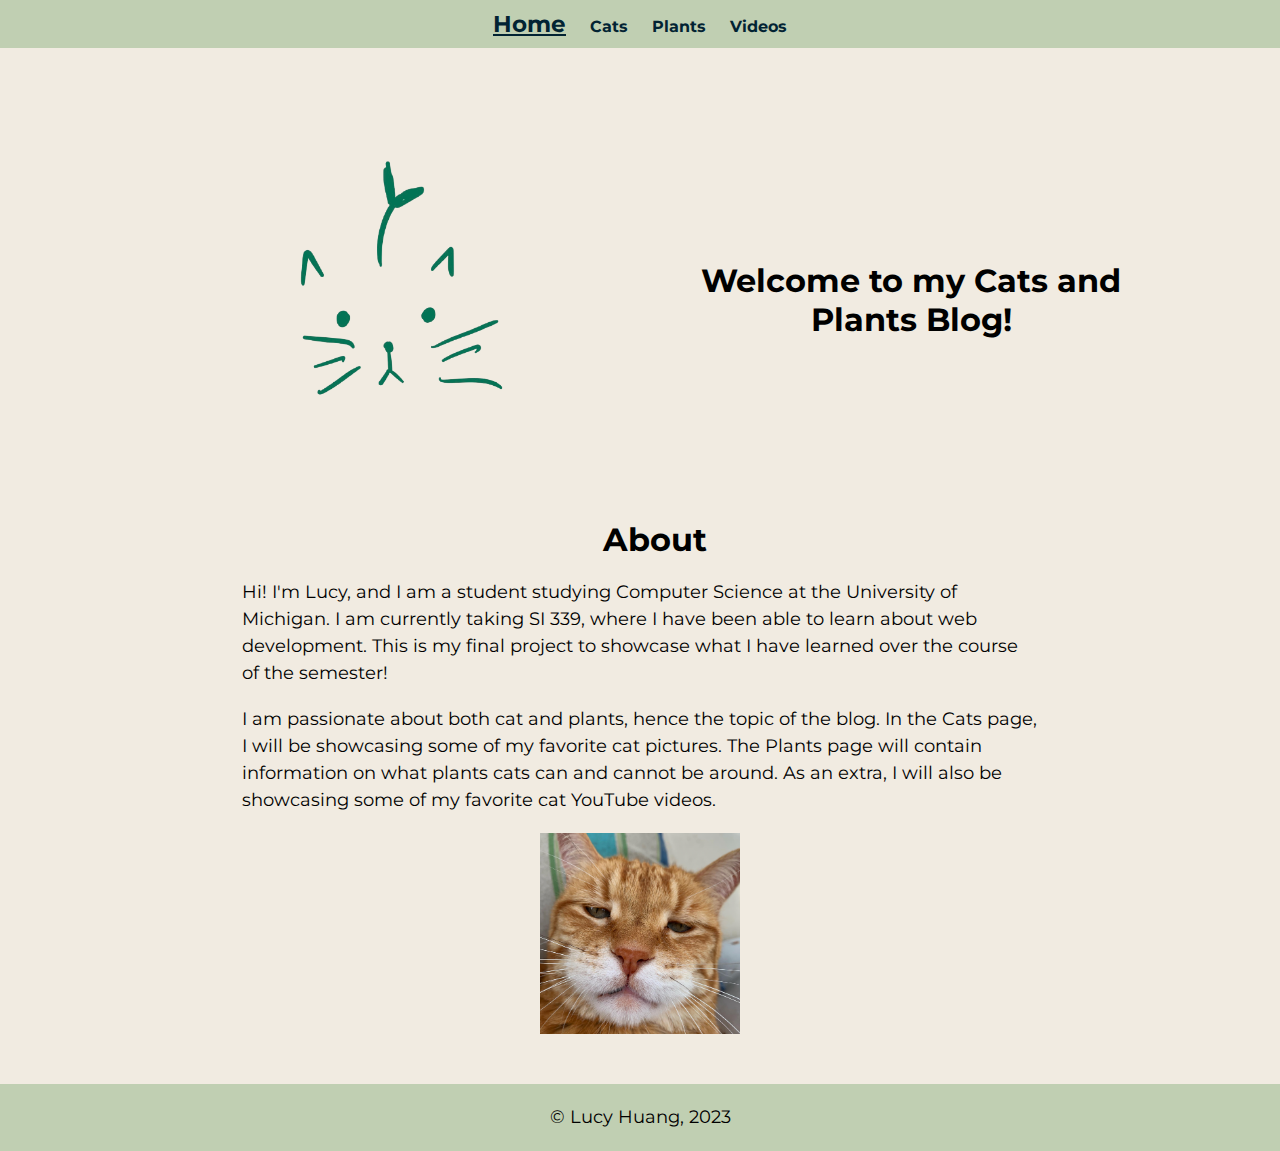
<file: index.html>
<!DOCTYPE html>
<html lang="en">
<head>
    <meta charset="UTF-8">
    <meta http-equiv="X-UA-Compatible" content="IE=edge">
    <meta name="viewport" content="width=device-width, initial-scale=1.0">
    <link rel="stylesheet" type="text/css" href="css/html5reset.css">
    <link rel="stylesheet" type="text/css" href="css/style.css">
    <link href="https://fonts.googleapis.com/css2?family=Montserrat:wght@300;600&display=swap" rel="stylesheet">
    <link rel="icon" type="image/x-icon" href="images/favicon.ico">
    <link rel="stylesheet" href="https://cdnjs.cloudflare.com/ajax/libs/animate.css/4.1.1/animate.min.css"/>
    <title>Cats and Plants Blog</title>
</head>
<body>
    <header>
        <a class="skip" href="#main">Skip To Main Content</a>
        <nav>
            <ul>
                <li class = "active"><a href = "index.html">Home</a></li>
                <li><a href = "cats.html">Cats</a> </li>
                <li><a href = "plants.html">Plants</a></li>
                <li><a href = "videos.html">Videos</a></li>
            </ul>
        </nav>
    </header>

    <main id="main">
      <div class="intro">
        <img class="animate__animated animate__bounce" src="images/logo1.png" class="intro-logo" width = "300" alt="cat website logo">
        <div class="intro-header"><h1>Welcome to my Cats and Plants Blog!</h1></div>
      </div>
    
      <div class="about">
        <h1>About</h1>
        <p>Hi! I'm Lucy, and I am a student studying Computer Science at the University of Michigan. I am currently taking SI 339, where I have been able to learn about web development. This is my final project to showcase what I have learned over the course of the semester!</p>
        <br>
        <p>I am passionate about both cat and plants, hence the topic of the blog. In the Cats page, I will be showcasing some of my favorite cat pictures. The Plants page will contain information on what plants cats can and cannot be around. As an extra, I will also be showcasing some of my favorite cat YouTube videos.</p>
        <br>
        <img src="images/cats/orangecat.png"  tabindex= 0 width = "200" alt="orange cat">
      </div>
    </main>
</body>
<footer>
    <p> &copy; Lucy Huang, 2023</p>
</footer>
</html>
</file>
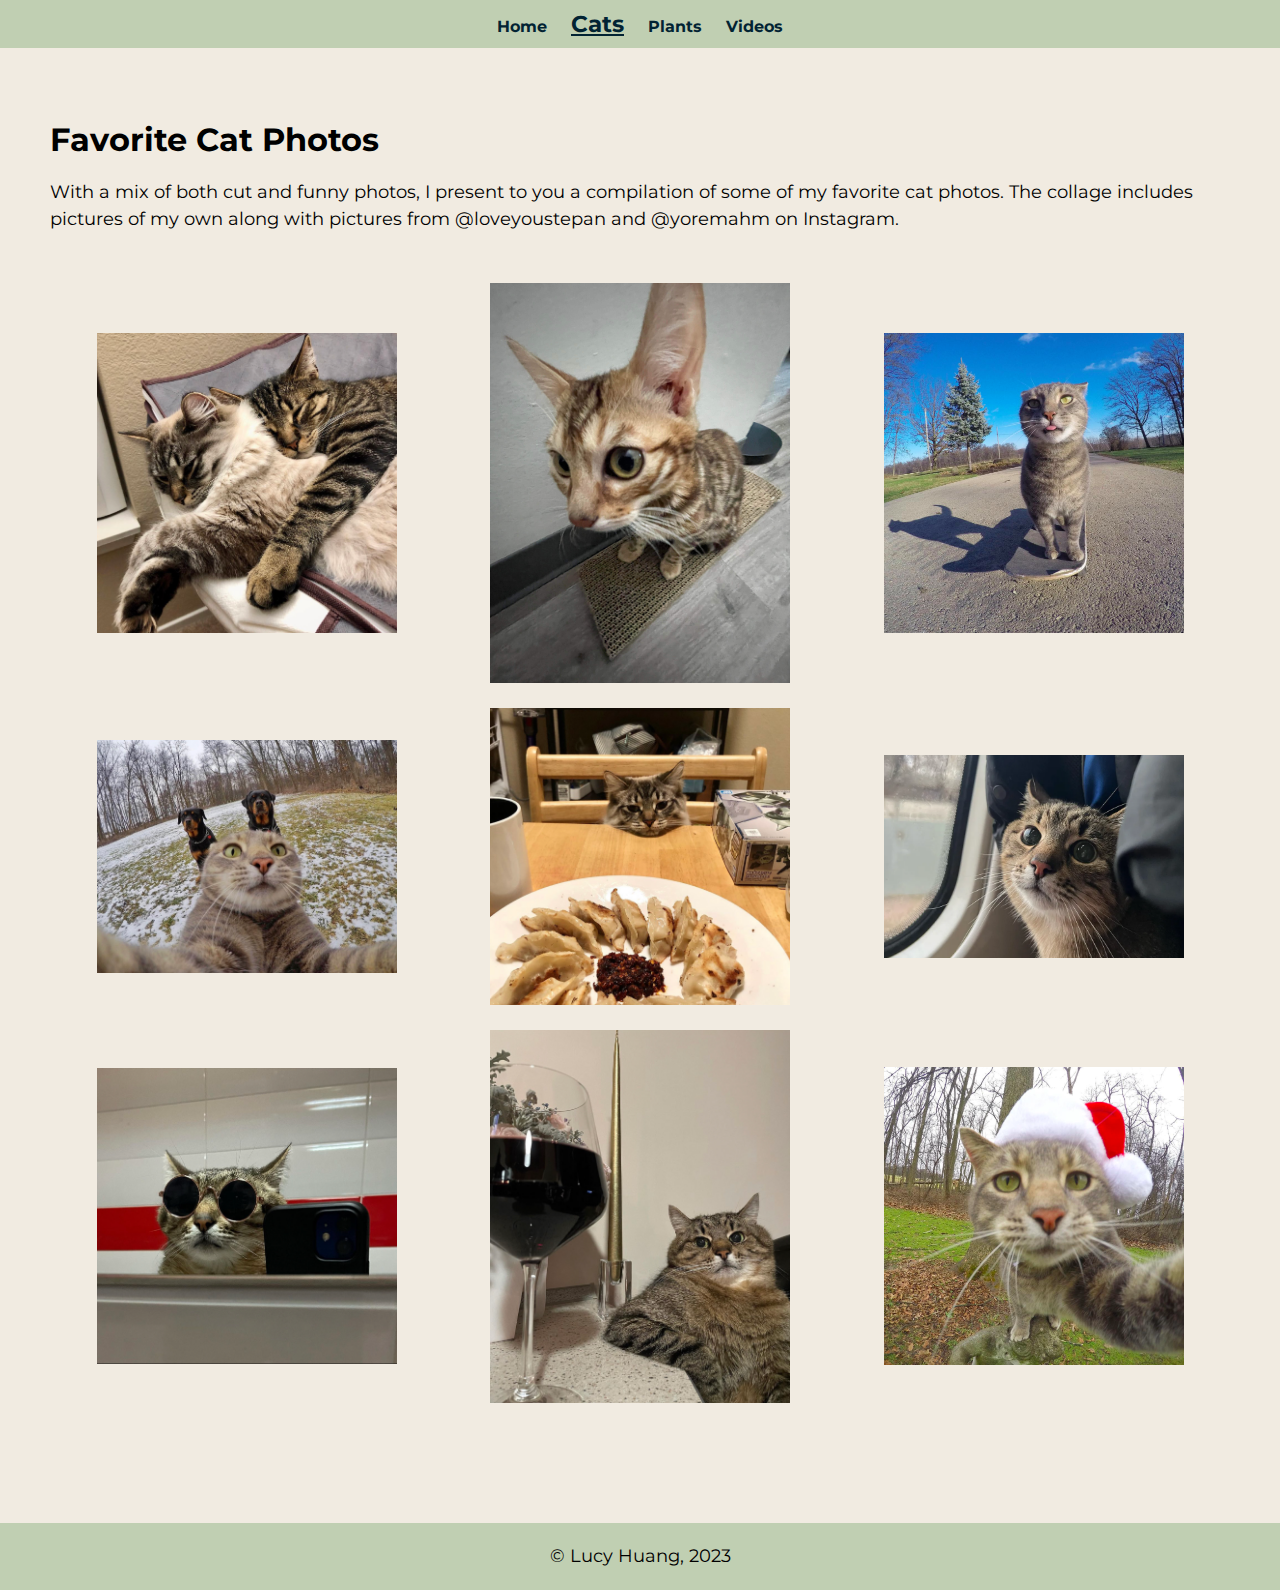
<file: cats.html>
<!DOCTYPE html>
<html lang="en">
<head>
    <meta charset="UTF-8">
    <meta http-equiv="X-UA-Compatible" content="IE=edge">
    <meta name="viewport" content="width=device-width, initial-scale=1.0">
    <link rel="stylesheet" type="text/css" href="css/html5reset.css">
    <link rel="stylesheet" type="text/css" href="css/style.css">
    <link href="https://fonts.googleapis.com/css2?family=Montserrat:wght@300;600&display=swap" rel="stylesheet">
    <link rel="icon" type="image/x-icon" href="images/favicon.ico">
    <title>Cats and Plants Blog</title>
</head>
<body>
    <header>
        <a class="skip" href="#main">Skip To Main Content</a>
        <nav>
            <ul>
                <li><a href = "index.html">Home</a></li>
                <li class = "active"><a href = "cats.html">Cats</a> </li>
                <li><a href = "plants.html">Plants</a></li>
                <li><a href = "videos.html">Videos</a></li>
            </ul>
        </nav>
    </header>

    <main class="main" id="main">
        <h1>Favorite Cat Photos</h1>
        <p>With a mix of both cut and funny photos, I present to you a compilation of some of my favorite cat photos. The collage includes pictures of my own along with pictures from @loveyoustepan and @yoremahm on Instagram.</p>
        <div class="cat-gallery">
            <img src="images/cats/cuddle.jpg" width = "300" alt="cats cuddling" tabindex="0">
            <img src="images/cats/orion.jpg"  width = "300" alt="cat ear close up" tabindex="0">
            <img src="images/cats/skateboard.jpg" width = "300" alt="cat on skateboard" tabindex="0">
            <img src="images/cats/dogs.jpg" width = "300" alt="cat selfie with dogs" tabindex="0">
            <img src="images/cats/dumpling.jpg" width = "300" alt="cat sitting by dumplings" tabindex="0">                
            <img src="images/cats/stepan.jpg" width = "300" alt="cat" tabindex="0">
            <img src="images/cats/sunglasses.jpg" width = "300" alt="cat wearing sunglasses mirror selfie" tabindex="0">
            <img src="images/cats/wine.jpg" width = "300" alt="cat wearing santa hat" tabindex="0">
            <img src="images/cats/santa.jpg" width = "300" alt="cat sitting by giant wine glass" tabindex="0">
        </div>
    </main>
</body>
<footer>
    <p> &copy; Lucy Huang, 2023</p>
</footer>
</html>
</file>
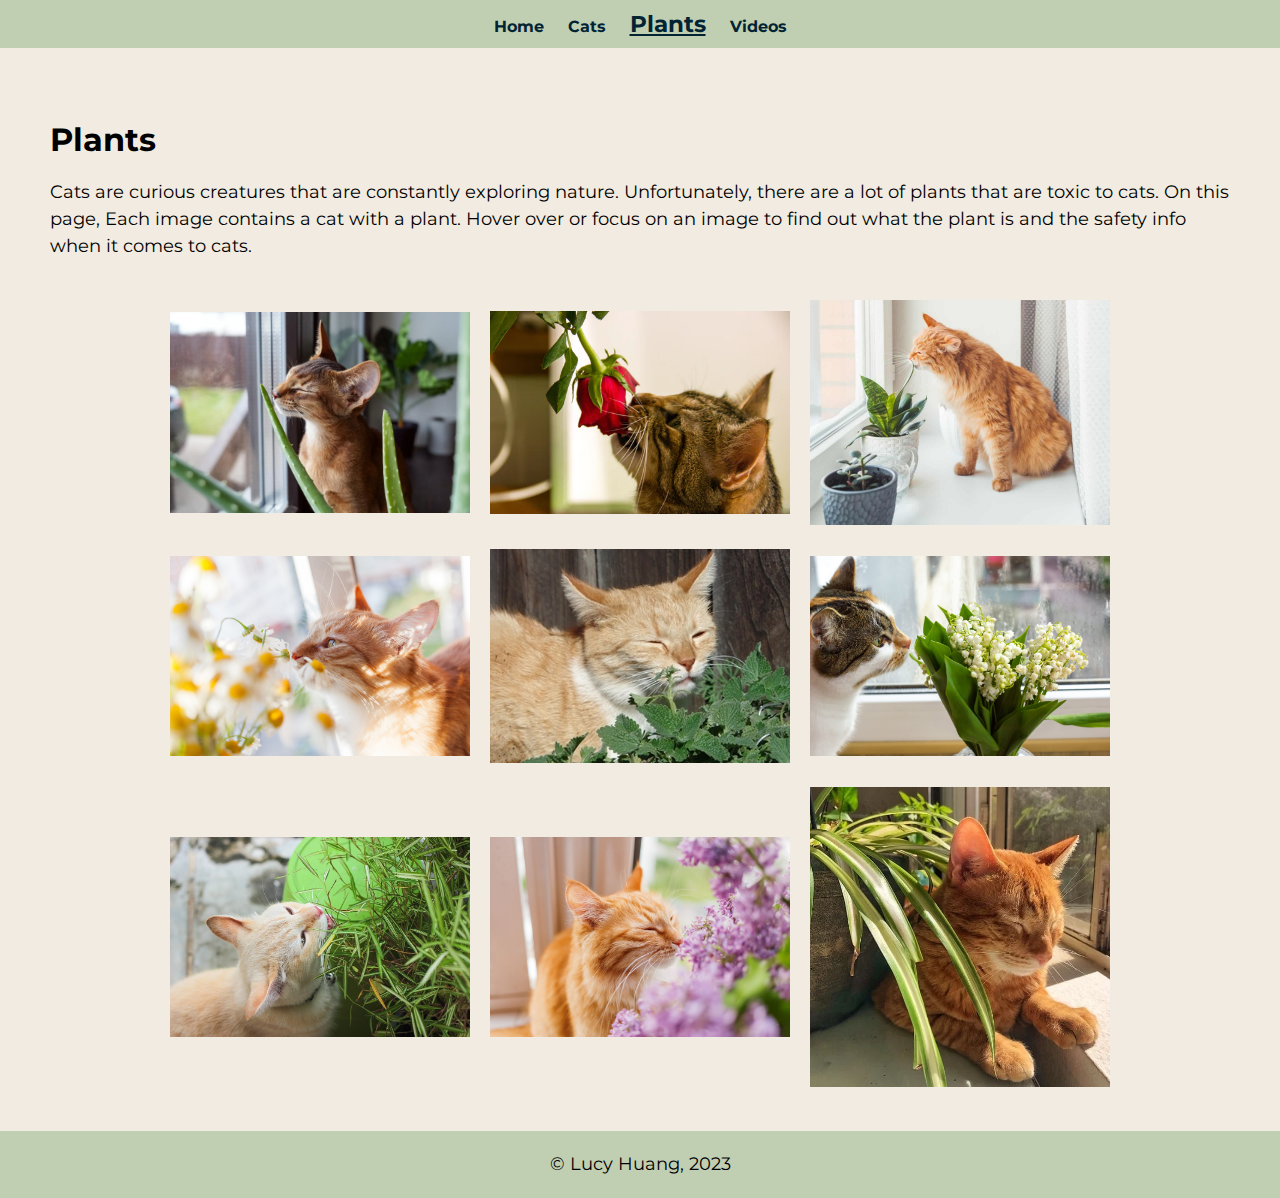
<file: plants.html>
<!DOCTYPE html>
<html lang="en">
<head>
    <meta charset="UTF-8">
    <meta http-equiv="X-UA-Compatible" content="IE=edge">
    <meta name="viewport" content="width=device-width, initial-scale=1.0">
    <link rel="stylesheet" type="text/css" href="css/html5reset.css">
    <link rel="stylesheet" type="text/css" href="css/style.css">
    <link href="https://fonts.googleapis.com/css2?family=Montserrat:wght@300;600&display=swap" rel="stylesheet">
    <link rel="icon" type="image/x-icon" href="images/favicon.ico">
    <title>Cats and Plants Blog</title>
</head>
<body>
    <header>
        <a class="skip" href="#main">Skip To Main Content</a>
        <nav>
            <ul>
                <li><a href = "index.html">Home</a></li>
                <li><a href = "cats.html">Cats</a> </li>
                <li class = "active"><a href = "plants.html">Plants</a></li>
                <li><a href = "videos.html">Videos</a></li>
            </ul>
        </nav>
    </header>

    <main id="main">
      <h1>Plants</h1>
      <p>Cats are curious creatures that are constantly exploring nature. Unfortunately, there are a lot of plants that are toxic to cats. On this page, Each image contains a cat with a plant. Hover over or focus on an image to find out what the plant is and the safety info when it comes to cats.</p>
      <p></p>
        <div class="plant-gallery">
            <div class="image-container" tabindex="0">
                <img src="images/plants/succulent.jpg" width = "300" alt="cat with succulent">
                <div class="image-caption">
                    <h2>Succulents</h2>
                    <a href = "https://www.thedodo.com/dodowell/are-succulents-poisonous-to-cats">View safety info on "Succulents"</a>
                </div>
            </div>
    
                <div class="image-container" tabindex="0">
                    <img src="images/plants/rose.jpg"  width = "300" alt="cat with rose">
                  <div class="image-caption">
                    <h3>Roses</h3>
                    <a href = "https://www.thedodo.com/dodowell/are-roses-toxic-to-cats">View safety info on "Roses"</a>
                  </div>
                </div>
            
                <div class="image-container" tabindex="0">
                    <img src="images/plants/aloe.jpg" width = "300" alt="cat with aloe">
                  <div class="image-caption">
                    <h3>Aloe</h3>
                    <a href = "https://plantsforcats.com/en/article/is-aloe-vera-safe-for-cats-15913152">View safety info on "Aloe"</a>
                  </div>
                </div>

                <div class="image-container" tabindex="0">
                    <img src="images/plants/lilies.jpg" width = "300" alt="cat with lilies">
                  <div class="image-caption">
                    <h3>Lilies</h3>
                    <a href = "https://www.fda.gov/animal-veterinary/animal-health-literacy/lovely-lilies-and-curious-cats-dangerous-combination#:~:text=While%20their%20flowers%20are%20lovely,the%20water%20in%20a%20vase.">View safety info on "Lilies"</a>
                  </div>
                </div>

                <div class="image-container" tabindex="0">
                    <img src="images/plants/catnip.jpg" width = "300" alt="cat with catnip">
                  <div class="image-caption">
                    <h3>Catnip</h3>
                    <a href = "https://www.thedodo.com/dodowell/can-cats-eat-catnip">View safety info on "Catnip"</a>
                  </div>
                </div>

                <div class="image-container" tabindex="0">
                    <img src="images/plants/daisy.jpg" width = "300" alt="cat with daisy">
                  <div class="image-caption">
                    <h3>Daisies</h3>
                    <a href = "https://www.dailypaws.com/cats-kittens/health-care/cat-poisoning-toxins/are-daisies-poisonous-to-cats">View safety info on "Daisies"</a>
                  </div>
                </div>

                <div class="image-container" tabindex="0">
                    <img src="images/plants/spiderplant.jpg" width = "300" alt="cat with spiderplant">
                  <div class="image-caption">
                    <h3>Spider Plant</h3>
                    <a href = "https://gardenerspath.com/plants/houseplants/spider-plants-toxic/#:~:text=Unlike%20peace%20lilies%20and%20pothos,to%20both%20cats%20and%20dogs.">View safety info on "Spider Plants"</a>
                  </div>
                </div>

                <div class="image-container" tabindex="0">
                    <img src="images/plants/lilacs.jpg" width = "300" alt="cat with lilacs">
                  <div class="image-caption">
                    <h3>Lilacs</h3>
                    <a href = "https://www.dailypaws.com/cats-kittens/health-care/cat-poisoning-toxins/are-lilacs-poisonous-to-cats">View safety info on "Lilacs"</a>
                  </div>
                </div>

                <div class="image-container" tabindex="0">
                    <img src="images/plants/bamboo.jpg" width = "300" alt="cat with bamboo">
                  <div class="image-caption">
                    <h3>Bamboo</h3>
                    <a href = "https://www.backyardgardenlover.com/are-bamboo-plants-poisonous-to-cats/">View safety info on "Bamboo"</a>
                  </div>
                </div>
        </div>
    </main>
</body>
<footer>
    <p> &copy; Lucy Huang, 2023</p>
</footer>
</html>
</file>
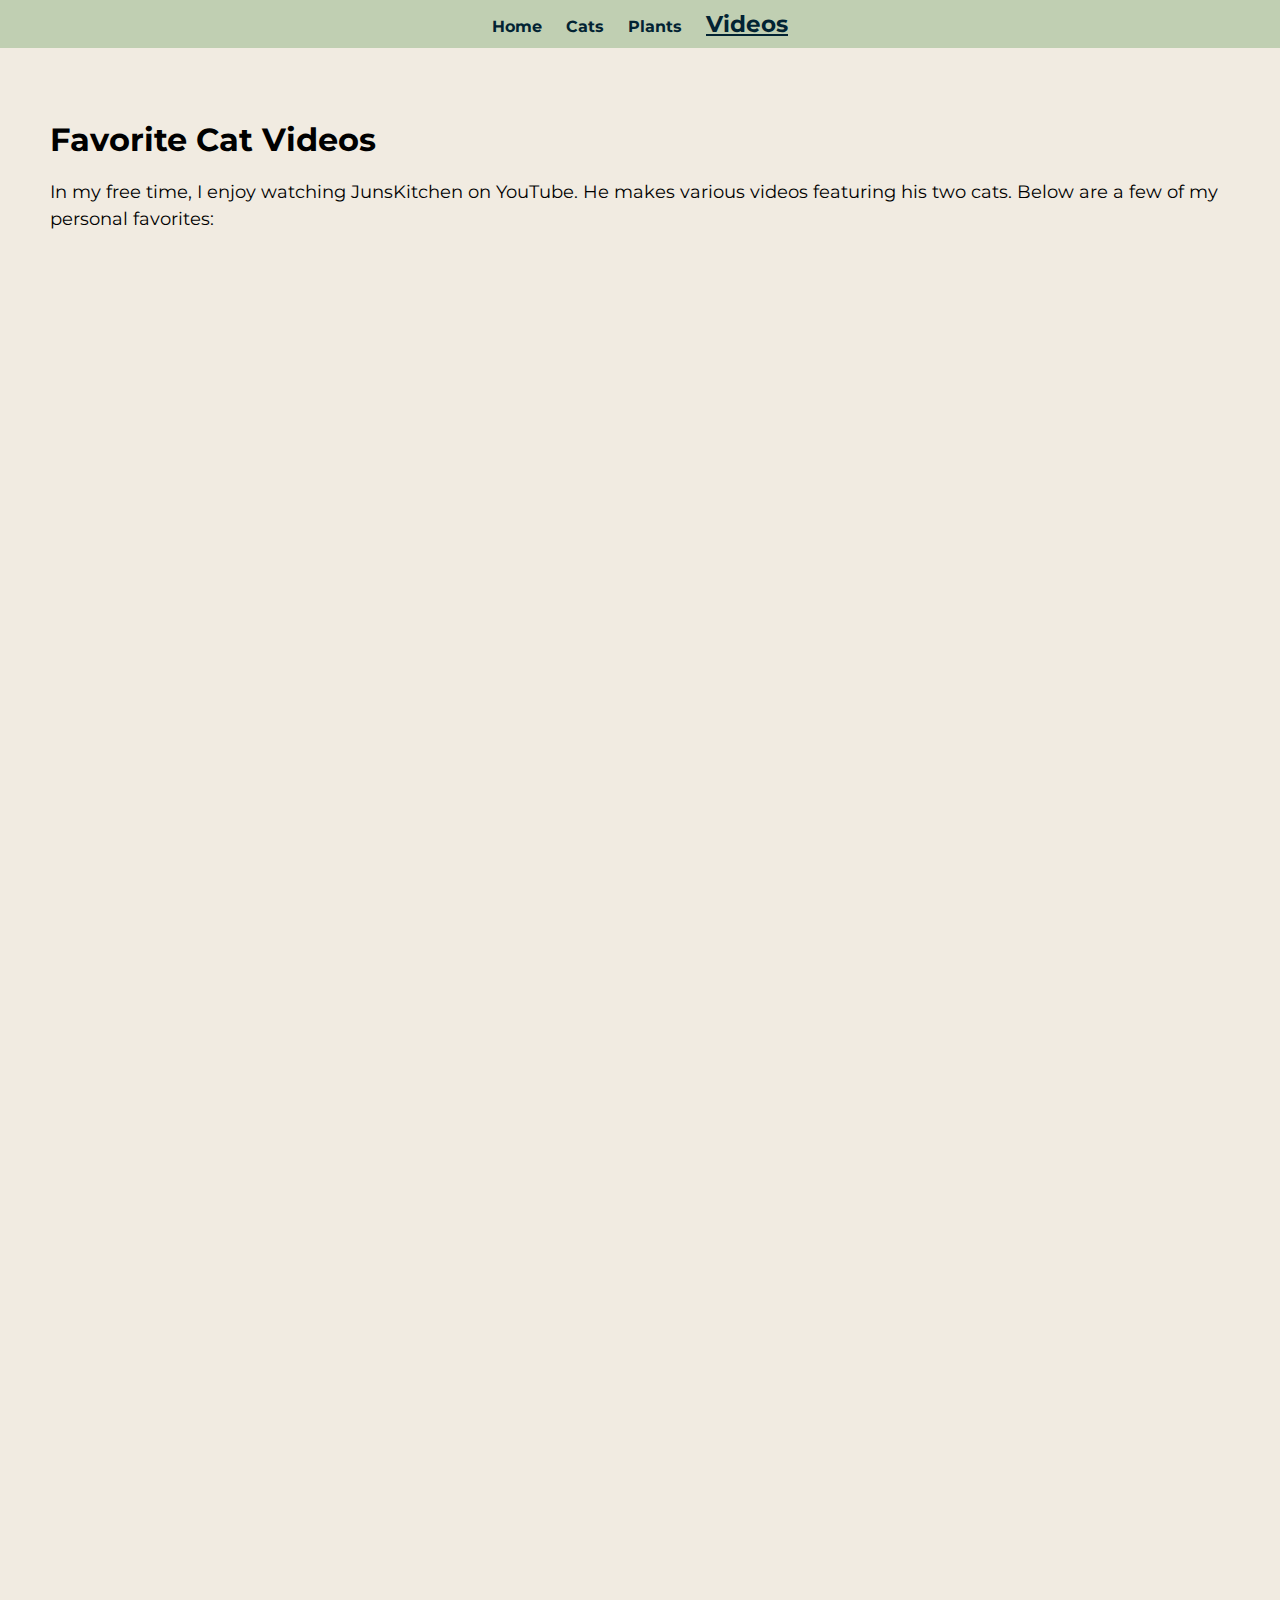
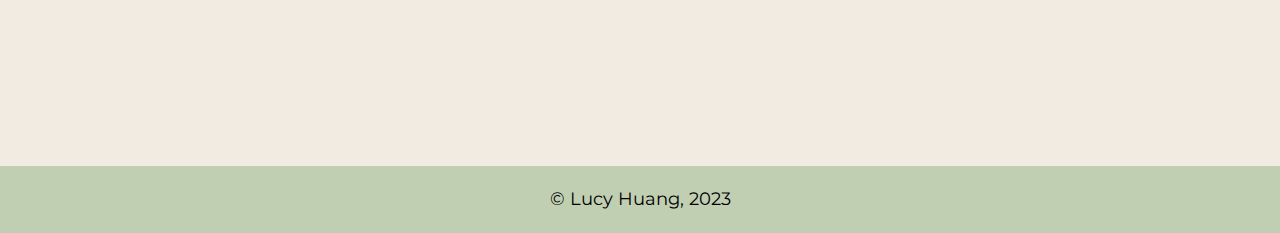
<file: videos.html>
<!DOCTYPE html>
<html lang="en">
<head>
    <meta charset="UTF-8">
    <meta http-equiv="X-UA-Compatible" content="IE=edge">
    <meta name="viewport" content="width=device-width, initial-scale=1.0">
    <link rel="stylesheet" type="text/css" href="css/html5reset.css">
    <link rel="stylesheet" type="text/css" href="css/style.css">
    <link href="https://fonts.googleapis.com/css2?family=Montserrat:wght@300;600&display=swap" rel="stylesheet">
    <link rel="icon" type="image/x-icon" href="images/favicon.ico">
    <title>Cats and Plants Blog</title>
</head>
<body>
    <header>
        <a class="skip" href="#main">Skip To Main Content</a>
        <nav>
            <ul>
                <li><a href = "index.html">Home</a></li>
                <li><a href = "cats.html">Cats</a> </li>
                <li><a href = "plants.html">Plants</a></li>
                <li class = "active"><a href = "videos.html">Videos</a></li>
            </ul>
        </nav>
    </header>
    <main id="main">
        <div class="fav-videos">
            <h1>Favorite Cat Videos</h1>
            <p>In my free time, I enjoy watching JunsKitchen on YouTube. He makes various videos featuring his two cats. Below are a few of my personal favorites:</p>
            <br>
            <div class="video-list">
                <div class="video">
                    <iframe width="400" height="225" src="https://www.youtube.com/embed/WaT_rLGuUr8" title="YouTube video player" frameborder="0" allowfullscreen></iframe>
                </div> 
            </div>

            <div class="video-list">
                <div class="video">
                    <iframe width="400" height="225" src="https://www.youtube.com/embed/FSVTrUIvH8w" title="YouTube video player" frameborder="0" allowfullscreen></iframe>
                </div> 
            </div>

            <div class="video-list">
                <div class="video">
                    <iframe width="400" height="225" src="https://www.youtube.com/embed/Hgiu9cqph5Y" title="YouTube video player" frameborder="0" allowfullscreen></iframe>
                </div> 
            </div>

            <div class="video-list">
                <div class="video">
                    <iframe width="400" height="225" src="https://www.youtube.com/embed/5530I_pYjbo" title="YouTube video player" frameborder="0" allowfullscreen></iframe>
                </div> 
            </div>

            <div class="video-list">
                <div class="video">
                    <iframe width="400" height="225" src="https://www.youtube.com/embed/8ATmh9nSJKE" title="YouTube video player" frameborder="0" allowfullscreen></iframe>
                </div> 
            </div>

            <div class="video-list">
                <div class="video">
                    <iframe width="400" height="225" src="https://www.youtube.com/embed/aOWkVdU4NH0" title="YouTube video player" frameborder="0" allowfullscreen></iframe>
                </div> 
            </div>        
        </div>
    </main>
</body>
<footer>
    <p> &copy; Lucy Huang, 2023</p>
</footer>
</html>
</file>
<file: css/style.css>
* {
    font-family: 'Montserrat', Helvetica, sans-serif
}

html {
    scroll-behavior: smooth;
}

/* general styling */
h1 {
    font-size: 32px;
    padding: 20px;
    padding-left: 50px;
    font-weight: bolder;
}
  
h2 {
    font-size: 25px;
    padding-left: 50px;
    font-weight: bolder;
}

h3 {
    font-size: 23px;
    padding-left: 50px;
    font-weight: bold;
}
  
p {
    line-height: 1.5;
    font-size: 18px;
    padding-left: 50px;
    padding-right: 50px;
    align-self: center;
}

body {
    background-color: #f1ebe1;
}

/* header */
header nav {
    display: flex;
    flex-direction: column;
    align-items: center;
    justify-content: space-between;
    padding: 10px 20px;
    background-color: #c0cfb2;
    margin-bottom: 50px;
    position: fixed;
    top: 0px;
    right: 0px;
    left: 0px;
    width: 100%;
    z-index: 1;
}

header nav li {
    display: inline;
    padding: 10px;
}

header nav li a {
    color:#022333;
    font-size: 16px;
    font-weight: bold;
    text-decoration: none;
}

header nav li a:focus, header nav li a:hover{
    font-size: 23px;
    font-weight: bolder;
}

.active a{
    font-size: 23px;
    font-weight: bolder;
    text-decoration: underline;
}

main {
    margin-top: 175px;
}

/* footer */
footer {
    background-color: #c0cfb2;
    text-align: center;
    padding-top: 20px;
    padding-bottom: 20px;
}
/* skip to main */
a.skip{
    background: white;
    left: 0;
    padding: 6px;
    position: absolute;
    top: -40px;
    -webkit-transition: top 1s ease-out;
    transition: top 1s ease-out;
    z-index: 2;
}
  
a.skip:focus{
    top:0px;
    color: black;
    text-decoration-style: solid;
    border: dotted 2px black;
}

/* grid */
.cat-gallery {
    display: grid;
    grid-template-columns: 80%;
    justify-content: center;
    justify-items: center;
    align-items: center;
    align-content: center;
    margin-bottom: 25px;
    padding: 50px 50px;
    gap: 20px;
}

.intro {
    display: grid;
    grid-template-columns: 90%;
    justify-content: center;
    justify-items: center;
    align-items: center;
    align-content: center;
    padding-top: 50px;
}

.intro .intro-header {
    align-self: center;
    text-align: center;
}

.about {
    display: grid;
    grid-template-columns: 70%;
    justify-content: center;
    justify-items:center;
    align-items: center;
    align-content: center;
    margin-top: 50px;
    margin-bottom: 50px;
    background-color: #f1ebe1
}


/* flex */
.plant-gallery {
    display: flex;
    flex-direction: row;
    flex-wrap: wrap;
    align-content: center;
    justify-content: center;
    align-items: center;
    margin: 40px;
    gap: 20px;
}

.video-list {
    display:flex;
    flex-wrap: wrap;
    justify-content: center;
    align-content: center;
    margin: 20px;
    gap: 20px;
}

/* hover caption */
.image-container {
    position: relative;
}

.image-container div {
    position: absolute;
    bottom: 0;
    right: 0;
    width: 100%;
    background-color: #c0cfb2;
    color: black;
    opacity: 0;
    transition: 0.5s ease;
}

.image-container:focus div {
    opacity: 1;
    padding: 20px;
}

.image-container:hover div {
    opacity: 1;
    padding: 20px
}

.image-container h3, .image-container a {
    color: black;
    padding-left: 0;
}

/* hover link */
.image-container .image-caption a:hover {
    font-style: italic;
    font-weight: 550;
}

/* hover image */
.cat-gallery img:hover, .cat-gallery img:focus, .about img:hover, .about img:focus {
    border-radius: 12px;
    border: #7a9f79 dashed 12px;
}


/* tablet */
@media screen and (min-width: 600px) {
    main {
        margin-top: 100px;
    }
    
    /* grid */
    .cat-gallery {
        grid-template-columns: 40% 40%;
        margin-bottom: 70px;
    }

    .cat-gallery img:last-child {
        grid-column: 1 / -1;
    }

    .intro {
        grid-template-columns: 40% 40%;
    }

    /* flex */
    .plant-gallery {
        flex-direction: row-reverse;
        flex-wrap: wrap-reverse;
    }

}

/* larger screen */
@media screen and (min-width: 1000px) {
    /* grid */
    .cat-gallery {
        grid-template-columns: 30% 30% 30%;
        row-gap: 25px;
        justify-content: space-evenly;
    }

    .cat-gallery img:last-child {
        grid-column: span 1;
    }

    /* flex */
    .plant-gallery {
        flex-direction: row-reverse, column;
        flex-wrap: wrap;
    }
}


/* removes animation from logo */
@media screen and (prefers-reduced-motion: reduce){
    .animate__animated{
      animation: none;
    }
}
</file>
